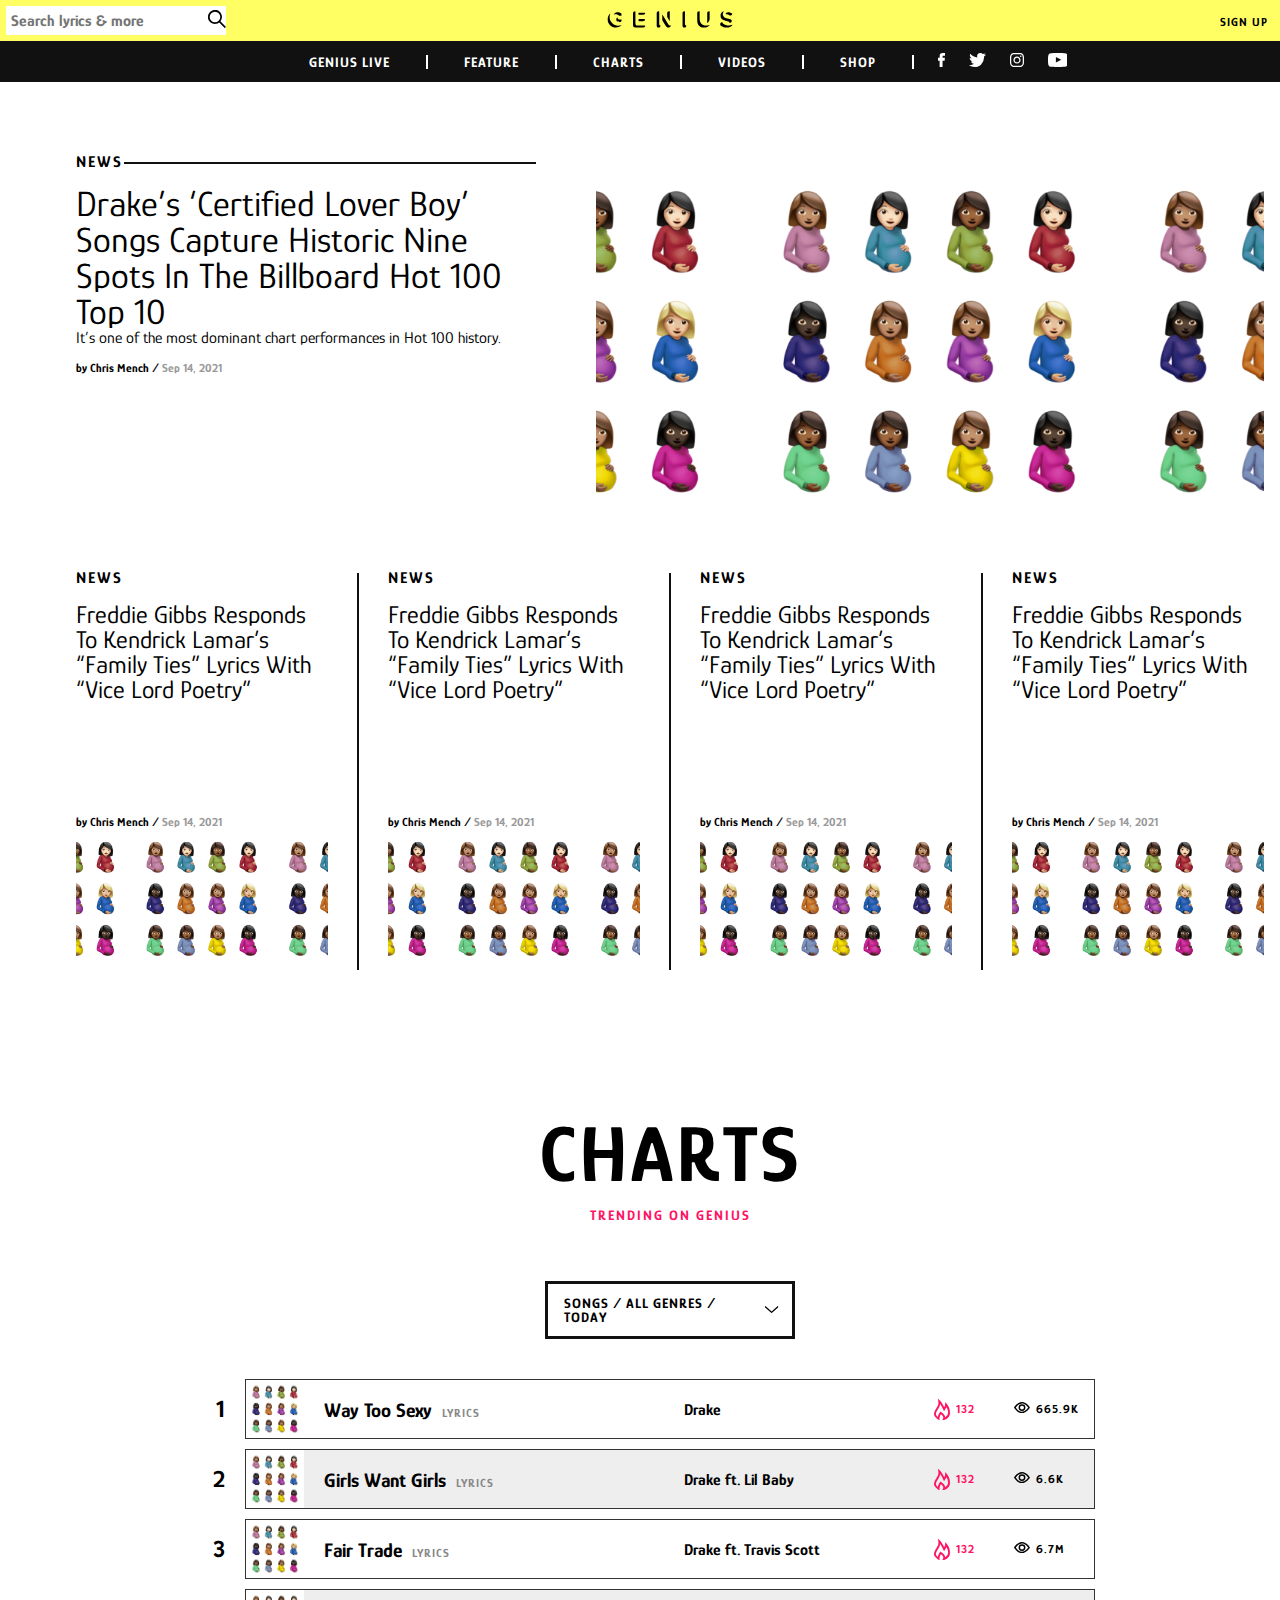
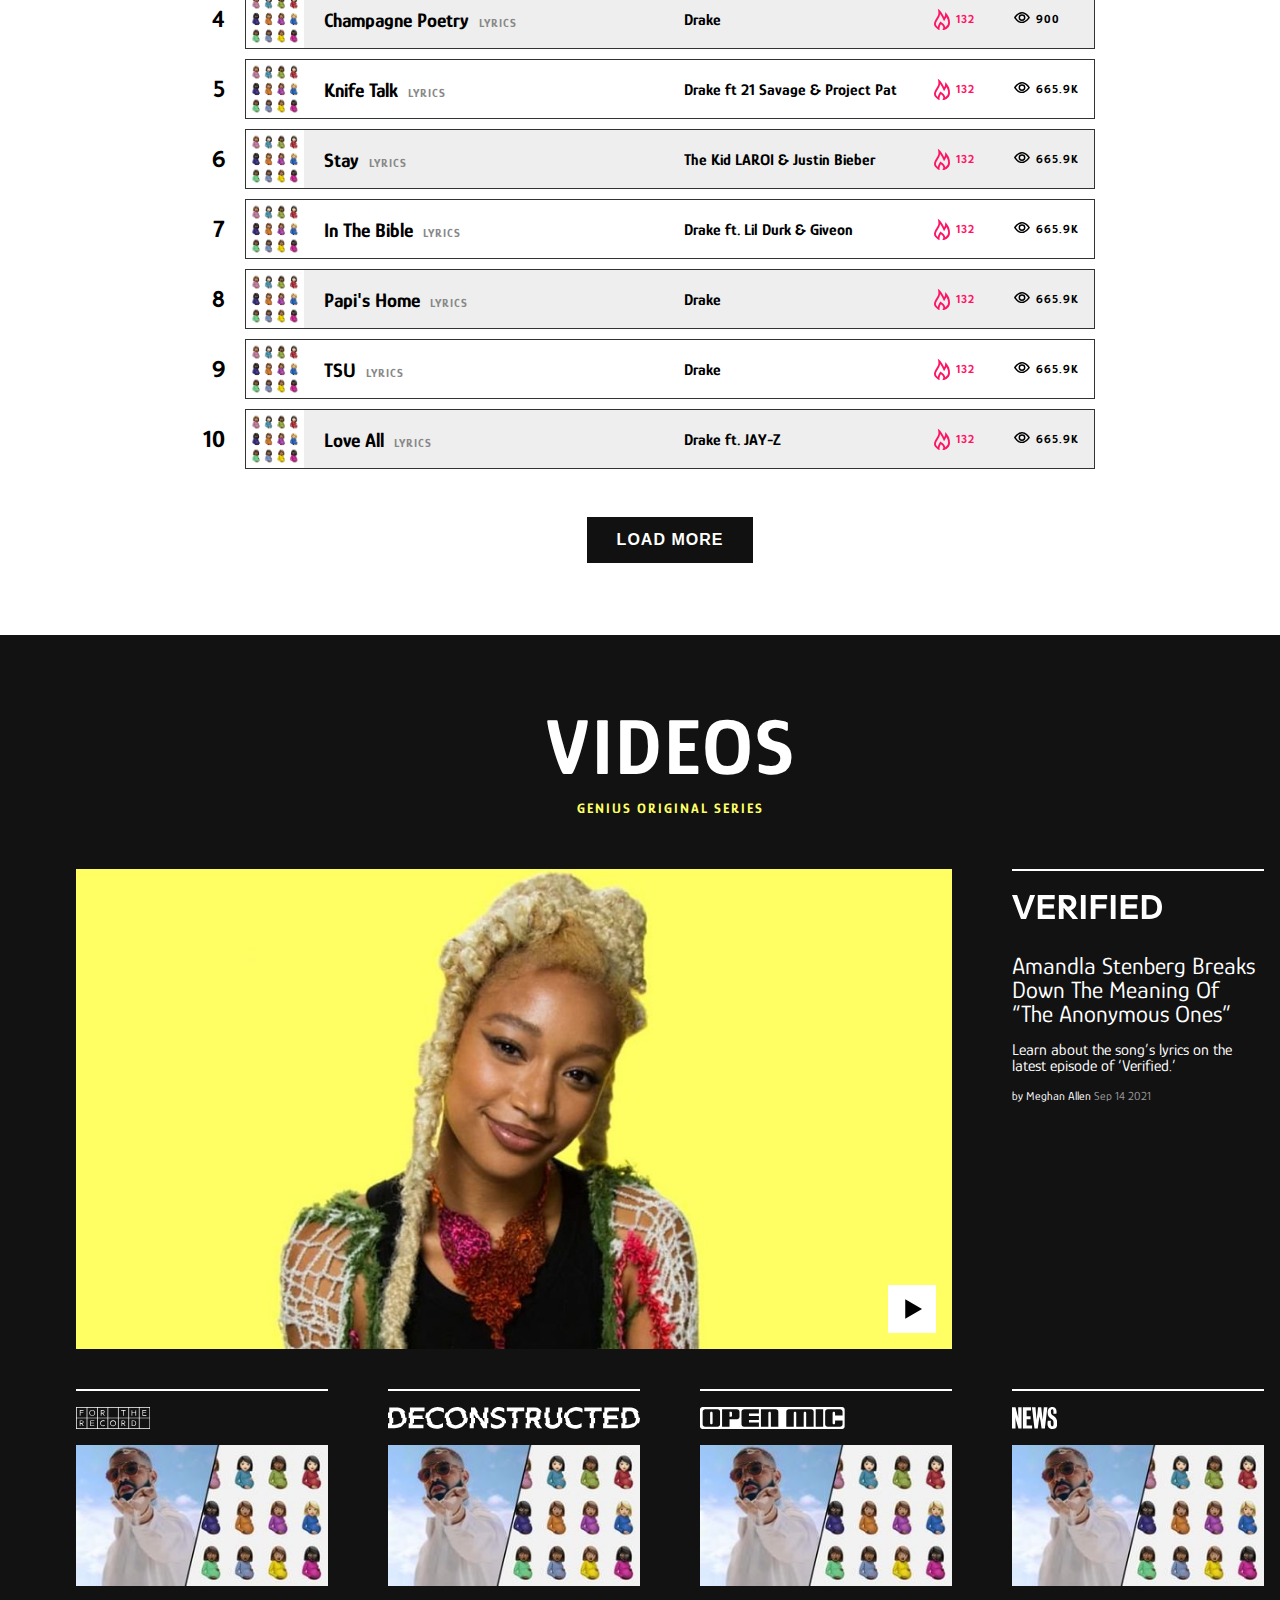
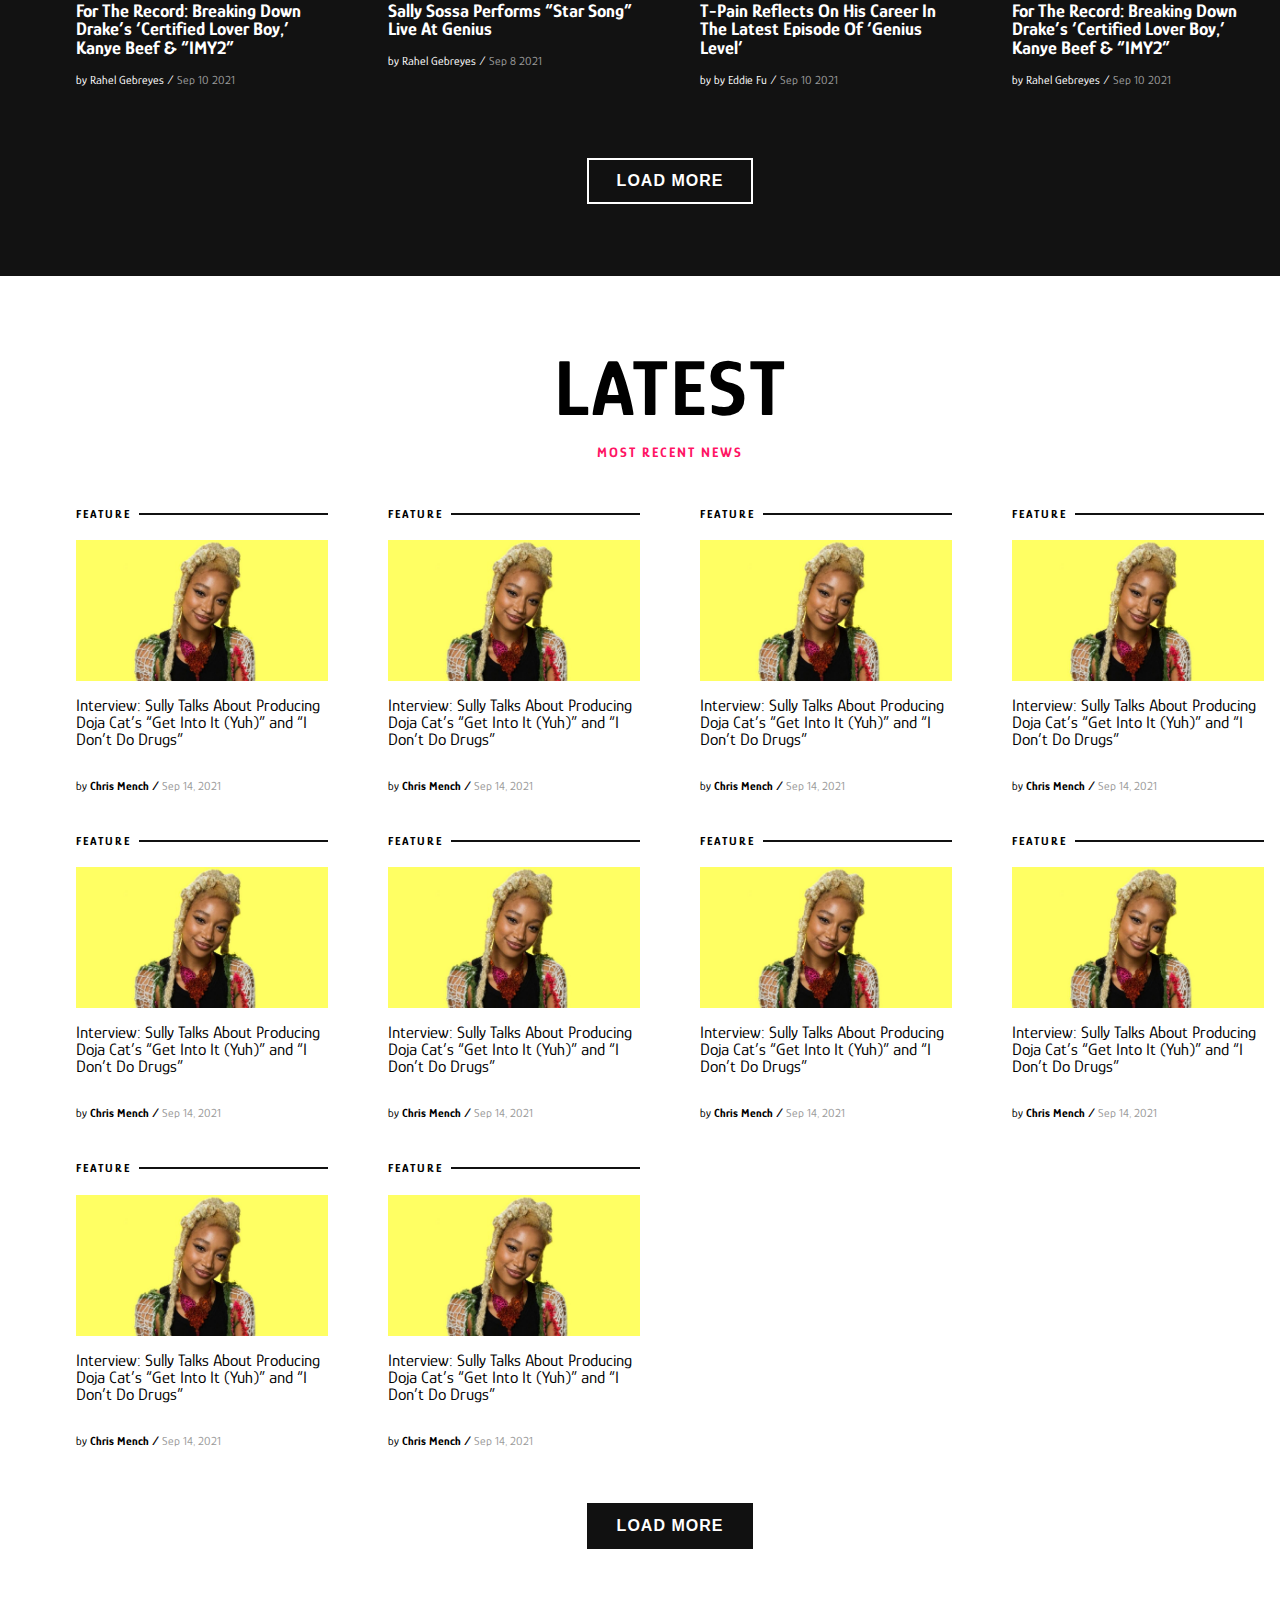
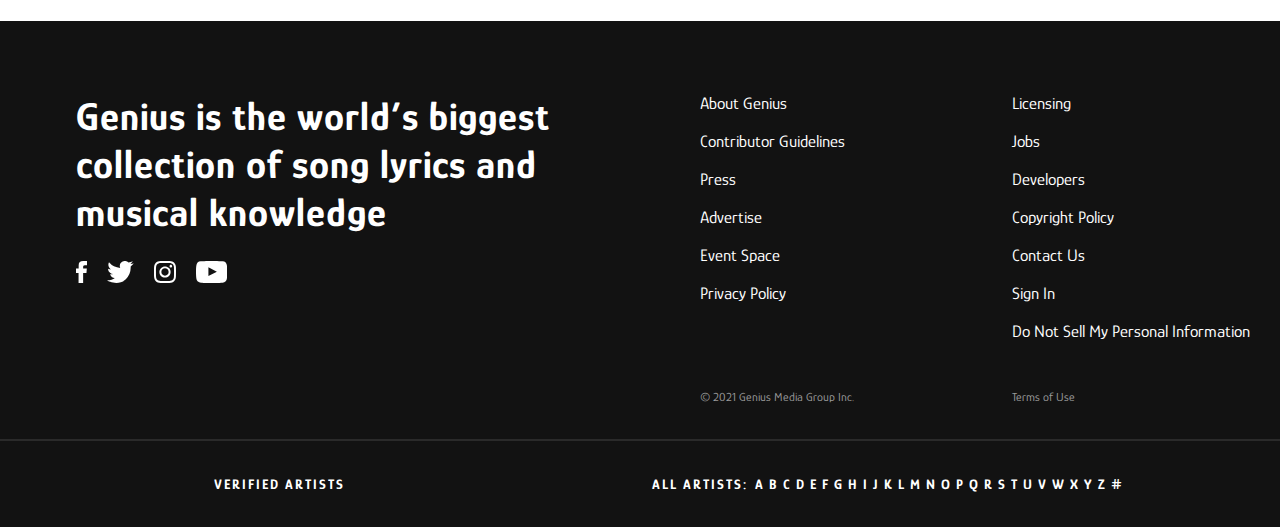
<file: index.html>
<!DOCTYPE html>
<html lang="en">
  <head>
    <meta charset="UTF-8" />
    <meta http-equiv="X-UA-Compatible" content="IE=edge" />
    <meta name="viewport" content="width=device-width, initial-scale=1.0" />
    <link
      rel="stylesheet"
      href="https://cdnjs.cloudflare.com/ajax/libs/font-awesome/5.15.4/css/all.min.css"
      integrity="sha512-1ycn6IcaQQ40/MKBW2W4Rhis/DbILU74C1vSrLJxCq57o941Ym01SwNsOMqvEBFlcgUa6xLiPY/NS5R+E6ztJQ=="
      crossorigin="anonymous"
      referrerpolicy="no-referrer"
    />
    <link rel="stylesheet" href="assets/css/style.css" />
    <title>Genius</title>
    <script src="assets/script.js" type="module" defer></script>
    <script src="assets/js/filter.js" type="module" defer></script>
  </head>
  <body>
    <div class="header" id="header">
      <div class="upper">
        <div class="search">
          <input
            type="search"
            placeholder="Search lyrics & more"
            name="search-lyrics"
            id="search-lyrics"
          />
          <div class="icon">
            <svg viewBox="0 0 21.48 21.59">
              <path
                d="M21.48 20.18L14.8 13.5a8.38 8.38 0 1 0-1.43 1.4l6.69 6.69zM2 8.31a6.32 6.32 0 1 1 6.32 6.32A6.32 6.32 0 0 1 2 8.31z"
              ></path>
            </svg>
          </div>
        </div>
        <div class="logo">
          <a href="#" class="home-page-link">
            <svg viewBox="0 0 100 15">
              <path
                d="M11.7 2.9s0-.1 0 0c-.8-.8-1.7-1.2-2.8-1.2-1.1 0-2.1.4-2.8 1.1-.2.2-.3.4-.5.6v.1c0 .1.1.1.1.1.4-.2.9-.3 1.4-.3 1.1 0 2.2.5 2.9 1.2h1.6c.1 0 .1-.1.1-.1V2.9c.1 0 0 0 0 0zm-.1 4.6h-1.5c-.8 0-1.4-.6-1.5-1.4.1 0 0-.1 0-.1-.3 0-.6.2-.8.4v.2c-.6 1.8.1 2.4.9 2.4h1.1c.1 0 .1.1.1.1v.4c0 .1.1.1.1.1.6-.1 1.2-.4 1.7-.8V7.6c.1 0 0-.1-.1-.1z"
              ></path>
              <path
                d="M11.6 11.9s-.1 0 0 0c-.1 0-.1 0 0 0-.1 0-.1 0 0 0-.8.3-1.6.5-2.5.5-3.7 0-6.8-3-6.8-6.8 0-.9.2-1.7.5-2.5 0-.1-.1-.1-.2-.1h-.1C1.4 4.2.8 5.7.8 7.5c0 3.6 2.9 6.4 6.4 6.4 1.7 0 3.3-.7 4.4-1.8V12c.1 0 0-.1 0-.1zm13.7-3.1h3.5c.8 0 1.4-.5 1.4-1.3v-.2c0-.1-.1-.1-.1-.1h-4.8c-.1 0-.1.1-.1.1v1.4c-.1 0 0 .1.1.1zm5.1-6.7h-5.2c-.1 0-.1.1-.1.1v1.4c0 .1.1.1.1.1H29c.8 0 1.4-.5 1.4-1.3v-.2c.1-.1.1-.1 0-.1z"
              ></path>
              <path
                d="M30.4 12.3h-6.1c-1 0-1.6-.6-1.6-1.6V1c0-.1-.1-.1-.1-.1-1.1 0-1.8.7-1.8 1.8V12c0 1.1.7 1.8 1.8 1.8H29c.8 0 1.4-.6 1.4-1.3v-.1c.1 0 .1-.1 0-.1zm12 0c-.6-.1-.9-.6-.9-1.3V1.1s0-.1-.1-.1H41c-.9 0-1.5.6-1.5 1.5v9.9c0 .9.6 1.5 1.5 1.5.8 0 1.4-.6 1.5-1.5 0-.1 0-.1-.1-.1zm8.2 0h-.2c-.9 0-1.4-.4-1.8-1.1l-4.5-7.4-.1-.1c-.1 0-.1.1-.1.1V8l2.8 4.7c.4.6.9 1.2 2 1.2 1 0 1.7-.5 2-1.4 0-.2-.1-.2-.1-.2zm-.9-3.8c.1 0 .1-.1.1-.1V1.1c0-.1 0-.1-.1-.1h-.4c-.9 0-1.5.6-1.5 1.5v3.1l1.7 2.8c.1 0 .1.1.2.1zm13 3.8c-.6-.1-.9-.6-.9-1.2v-10c0-.1 0-.1-.1-.1h-.3c-.9 0-1.5.6-1.5 1.5v9.9c0 .9.6 1.5 1.5 1.5.8 0 1.4-.6 1.5-1.5l-.2-.1zm18.4-.5H81c-.7.3-1.5.5-2.5.5-1.6 0-2.9-.5-3.7-1.4-.9-1-1.4-2.4-1.4-4.2V1c0-.1 0-.1-.1-.1H73c-.9 0-1.5.6-1.5 1.5V8c0 3.7 2 5.9 5.4 5.9 1.9 0 3.4-.7 4.3-1.9v-.1c0-.1 0-.1-.1-.1z"
              ></path>
              <path
                d="M81.2.9h-.3c-.9 0-1.5.6-1.5 1.5v5.7c0 .7-.1 1.3-.3 1.8 0 .1.1.1.1.1 1.4-.3 2.1-1.4 2.1-3.3V1c0-.1-.1-.1-.1-.1zm12.7 7.6l1.4.3c1.5.3 1.6.8 1.6 1.2 0 .1.1.1.1.1 1.1-.1 1.8-.7 1.8-1.5s-.6-1.2-1.9-1.5l-1.4-.3c-3.2-.6-3.8-2.3-3.8-3.6 0-.7.2-1.3.6-1.9v-.2c0-.1-.1-.1-.1-.1-1.5.7-2.3 1.9-2.3 3.4-.1 2.3 1.3 3.7 4 4.1zm5.2 3.2c-.1.1-.1.1 0 0-.9.4-1.8.6-2.8.6-1.6 0-3-.5-4.3-1.4-.3-.3-.5-.6-.5-1 0-.1 0-.1-.1-.1s-.3-.1-.4-.1c-.4 0-.8.2-1.1.6-.2.3-.4.7-.3 1.1.1.4.3.7.6 1 1.4 1 2.8 1.5 4.5 1.5 2 0 3.7-.7 4.5-1.9v-.1c0-.1 0-.2-.1-.2z"
              ></path>
              <path
                d="M94.1 3.2c0 .1.1.1.1.1h.2c1.1 0 1.7.3 2.4.8.3.2.6.3 1 .3s.8-.2 1.1-.6c.2-.3.3-.6.3-.9 0-.1 0-.1-.1-.1-.2 0-.3-.1-.5-.2-.8-.6-1.4-.9-2.6-.9-1.2 0-2 .6-2 1.4.1 0 .1 0 .1.1z"
              ></path>
            </svg>
          </a>
        </div>
        <div class="registration">
          <a href="#" class="register">Sign Up</a
          ><a href="#" class="log-in">Log In</a>
        </div>
      </div>
      <div class="lower">
        <div class="nav-bar">
          <ul class="list">
            <li><a href="#">Genius Live</a></li>
            <li><a href="#">Feature</a></li>
            <li><a href="#chart">Charts</a></li>
            <li><a href="#videos">Videos</a></li>
            <li><a href="#">Shop</a></li>
            <div class="links">
              <a href="https://www.facebook.com/Genius/" class="fb">
                <svg viewBox="0 0 9.95 20">
                  <path
                    d="M8.09 3.81c-1.4 0-1.58.84-1.58 1.67v1.3h3.35L9.49 11h-3v9H2.33v-9H0V6.88h2.42V3.81C2.42 1.3 3.81 0 6.6 0H10v3.81z"
                  ></path>
                </svg>
              </a>
              <a href="https://twitter.com/Genius" class="tw">
                <svg viewBox="0 0 20 16.43">
                  <path
                    d="M20 1.89l-2.3 2.16v.68a12.28 12.28 0 0 1-3.65 8.92c-5 5.13-13.1 1.76-14.05.81 0 0 3.78.14 5.81-1.76A4.15 4.15 0 0 1 2.3 9.86h2S.81 9.05.81 5.81A11 11 0 0 0 3 6.35S-.14 4.05 1.49.95a11.73 11.73 0 0 0 8.37 4.19A3.69 3.69 0 0 1 13.51 0a3.19 3.19 0 0 1 2.57 1.08 12.53 12.53 0 0 0 3.24-.81l-1.75 1.89A10.46 10.46 0 0 0 20 1.89z"
                  ></path>
                </svg>
              </a>
              <a href="https://www.instagram.com/genius/" class="ins">
                <svg viewBox="0 0 20 20">
                  <path
                    d="M10 0c2.724 0 3.062 0 4.125.06.83.017 1.65.175 2.426.467.668.254 1.272.65 1.77 1.162.508.498.902 1.1 1.153 1.768.292.775.45 1.595.467 2.424.06 1.063.06 1.41.06 4.123 0 2.712-.06 3.06-.06 4.123-.017.83-.175 1.648-.467 2.424-.52 1.34-1.58 2.402-2.922 2.92-.776.293-1.596.45-2.425.468-1.063.06-1.41.06-4.125.06-2.714 0-3.062-.06-4.125-.06-.83-.017-1.65-.175-2.426-.467-.668-.254-1.272-.65-1.77-1.162-.508-.498-.902-1.1-1.153-1.768-.292-.775-.45-1.595-.467-2.424C0 13.055 0 12.708 0 9.995c0-2.712 0-3.04.06-4.123.017-.83.175-1.648.467-2.424.25-.667.645-1.27 1.153-1.77.5-.507 1.103-.9 1.77-1.15C4.225.234 5.045.077 5.874.06 6.958 0 7.285 0 10 0zm0 1.798h.01c-2.674 0-2.992.06-4.046.06-.626.02-1.245.15-1.83.377-.434.16-.828.414-1.152.746-.337.31-.602.69-.775 1.113-.222.595-.34 1.224-.348 1.858-.06 1.064-.06 1.372-.06 4.045s.06 2.99.06 4.044c.007.633.125 1.262.347 1.857.17.434.434.824.775 1.142.31.33.692.587 1.113.754.596.222 1.224.34 1.86.348 1.063.06 1.37.06 4.045.06 2.674 0 2.992-.06 4.046-.06.635-.008 1.263-.126 1.86-.348.87-.336 1.56-1.025 1.897-1.897.217-.593.332-1.218.338-1.848.06-1.064.06-1.372.06-4.045s-.06-2.99-.06-4.044c-.01-.623-.128-1.24-.347-1.827-.16-.435-.414-.83-.745-1.152-.318-.34-.71-.605-1.143-.774-.596-.222-1.224-.34-1.86-.348-1.063-.06-1.37-.06-4.045-.06zm0 3.1c1.355 0 2.655.538 3.613 1.496.958.958 1.496 2.257 1.496 3.61 0 2.82-2.288 5.108-5.11 5.108-2.822 0-5.11-2.287-5.11-5.107 0-2.82 2.288-5.107 5.11-5.107zm0 8.415c.878 0 1.72-.348 2.34-.97.62-.62.97-1.46.97-2.338 0-1.827-1.482-3.31-3.31-3.31s-3.31 1.483-3.31 3.31 1.482 3.308 3.31 3.308zm6.51-8.633c0 .658-.533 1.192-1.192 1.192-.66 0-1.193-.534-1.193-1.192 0-.66.534-1.193 1.193-1.193.316 0 .62.126.844.35.223.223.35.526.35.843z"
                  ></path>
                </svg>
              </a>
              <a href="https://www.youtube.com/genius" class="ytb">
                <svg viewBox="0 0 20.01 14.07">
                  <path
                    d="M19.81 3A4.32 4.32 0 0 0 19 1a2.86 2.86 0 0 0-2-.8C14.21 0 10 0 10 0S5.8 0 3 .2A2.87 2.87 0 0 0 1 1a4.32 4.32 0 0 0-.8 2S0 4.51 0 6.06V8a30 30 0 0 0 .2 3 4.33 4.33 0 0 0 .8 2 3.39 3.39 0 0 0 2.2.85c1.46.14 5.9.19 6.68.2h.4c1 0 4.35 0 6.72-.21a2.87 2.87 0 0 0 2-.84 4.32 4.32 0 0 0 .8-2 30.31 30.31 0 0 0 .2-3.21V6.28A30.31 30.31 0 0 0 19.81 3zM7.94 9.63V4l5.41 2.82z"
                  ></path>
                </svg>
              </a>
            </div>
          </ul>
        </div>
      </div>
    </div>
    <section class="main">
      <!-- NEWS SECTION-->
      <div class="news" id="news">
        <div class="big text">
          <a href="#">
            <div class="news-title-text">
              <span>NEWS</span>
              <span class="line"></span>
            </div>
            <div class="news-title">
              <p>
                Drake’s ‘Certified Lover Boy’ Songs Capture Historic Nine Spots
                In The Billboard Hot 100 Top 10
              </p>
              <p class="additional">
                It’s one of the most dominant chart performances in Hot 100
                history.
              </p>
              <div class="posted-by">
                <span>by</span>&nbsp;<span class="name">Chris Mench / </span
                ><span class="date">Sep 14, 2021</span>
              </div>
            </div>
          </a>
        </div>

        <div class="big image">
          <a href="#">
            <div class="image"></div>
          </a>
        </div>

        <div class="normal">
          <a href="#">
            <div>
              <div class="news-title-text">
                <span>NEWS</span>
                <span class="line"></span>
              </div>
              <div class="news-title">
                <p>
                  Freddie Gibbs Responds To Kendrick Lamar’s “Family Ties”
                  Lyrics With “Vice Lord Poetry”
                </p>
              </div>
            </div>

            <div>
              <div class="posted-by">
                <span>by</span>&nbsp;<span class="name">Chris Mench / </span
                ><span class="date">Sep 14, 2021</span>
              </div>
              <div class="image"></div>
            </div>
          </a>
        </div>
        <div class="normal">
          <a href="#">
            <div>
              <div class="news-title-text">
                <span>NEWS</span>
                <span class="line"></span>
              </div>
              <div class="news-title">
                <p>
                  Freddie Gibbs Responds To Kendrick Lamar’s “Family Ties”
                  Lyrics With “Vice Lord Poetry”
                </p>
              </div>
            </div>

            <div>
              <div class="posted-by">
                <span>by</span>&nbsp;<span class="name">Chris Mench / </span
                ><span class="date">Sep 14, 2021</span>
              </div>
              <div class="image"></div>
            </div>
          </a>
        </div>
        <div class="normal">
          <a href="#">
            <div>
              <div class="news-title-text">
                <span>NEWS</span>
                <span class="line"></span>
              </div>
              <div class="news-title">
                <p>
                  Freddie Gibbs Responds To Kendrick Lamar’s “Family Ties”
                  Lyrics With “Vice Lord Poetry”
                </p>
              </div>
            </div>

            <div>
              <div class="posted-by">
                <span>by</span>&nbsp;<span class="name">Chris Mench / </span
                ><span class="date">Sep 14, 2021</span>
              </div>
              <div class="image"></div>
            </div>
          </a>
        </div>
        <div class="normal">
          <a href="#">
            <div>
              <div class="news-title-text">
                <span>NEWS</span>
                <span class="line"></span>
              </div>
              <div class="news-title">
                <p>
                  Freddie Gibbs Responds To Kendrick Lamar’s “Family Ties”
                  Lyrics With “Vice Lord Poetry”
                </p>
              </div>
            </div>

            <div>
              <div class="posted-by">
                <span>by</span>&nbsp;<span class="name">Chris Mench / </span
                ><span class="date">Sep 14, 2021</span>
              </div>
              <div class="image"></div>
            </div>
          </a>
        </div>
      </div>
      <!-- CHART SECTION-->
      <div class="chart" id="chart">
        <h1 class="big-title">CHARTS</h1>
        <p class="small-title">Trending on Genius</p>
        <div class="filter-container">
          <div class="filter">
            <div class="title-header">
              <div class="header">
                <p>SONGS / ALL GENRES / TODAY</p>
                <div class="icon">
                  <svg viewBox="0 0 21.32 10.91" fill="black">
                    <path
                      d="M10.66 10.91L0 1.5 1.32 0l9.34 8.24L20 0l1.32 1.5-10.66 9.41"
                    ></path>
                  </svg>
                </div>
              </div>
            </div>
            <div class="table hidden">
              <table>
                <tbody>
                  <tr>
                    <th>TYPE</th>
                    <th>GENRE</th>
                    <th>TIME</th>
                  </tr>
                  <tr>
                    <td class="type active">Songs</td>
                    <td class="genre all">All</td>
                    <td class="time">Day</td>
                  </tr>
                  <tr>
                    <td class="type">Albums</td>
                    <td class="genre active">Rap</td>
                    <td class="time">Week</td>
                  </tr>
                  <tr>
                    <td class="type">Artists</td>
                    <td class="genre">Pop</td>
                    <td class="time active">Month</td>
                  </tr>
                  <tr>
                    <td class="type">Lyrics</td>
                    <td class="genre">R&B</td>
                    <td class="time all">All Time</td>
                  </tr>
                  <tr>
                    <td class="type"></td>
                    <td class="genre">Rock</td>
                    <td class="time"></td>
                  </tr>
                  <tr>
                    <td class="type"></td>
                    <td class="genre">Country</td>
                    <td class="time"></td>
                  </tr>
                </tbody>
              </table>
            </div>
          </div>
        </div>
        <div class="main">
          <ul class="list"></ul>
          <div class="btn">
            <button class="more-btn">LOAD MORE</button>
          </div>
        </div>
      </div>
      <!-- VIDEOS SECTION-->
      <div class="videos" id="videos">
        <div class="grid content">
          <div class="title">
            <h1 class="big-title">VIDEOS</h1>
            <h3 class="small-title">GENIUS ORIGINAL SERIES</h3>
          </div>
          <div class="big">
            <div
              class="video"
              style="background-image: url(assets/img/image2.jpg)"
            >
              <div class="play-icon">
                <a href="#">
                  <svg viewBox="0 0 22 22">
                    <path fill="#fff" d="M22 0H0v22h22V0z"></path>
                    <path class="st0" d="M15.6 11L7.9 6.5v9"></path>
                  </svg>
                </a>
              </div>
            </div>
            <div class="title">
              <a href="#">
                <svg viewBox="0 0 500 80">
                  <path
                    d="M60.133 0h16.91L46.795 79.78h-16.79L0 0h17.147l16.91 48.82c1.308 4.168 3.69 10.718 4.643 14.647h.237c.953-3.81 3.216-10.36 4.764-14.646L60.135 0zm82.163 0v13.812H101.69V30.84h37.867v13.813H101.69v21.315h41.2V79.78H85.855V0h56.442zm29.77 79.78h-15.838V0h31.198c18.933 0 27.03 12.86 27.03 25.72 0 12.384-6.906 21.553-18.337 24.292l23.336 28.577v1.19h-17.504l-29.888-36.914V79.78zm0-56.68l14.407 15.838c7.026-.596 12.146-5.478 12.146-13.218 0-6.668-4.17-11.907-13.338-11.907h-13.218V23.1zm57.514 56.68V0h15.837v79.78H229.58zM317.22 0v13.812H278.4V30.96h35.96v13.693H278.4V79.78h-15.836V0h54.655zm12.145 79.78V0h15.837v79.78h-15.837zM418.79 0v13.812h-40.605V30.84h37.867v13.813h-37.867v21.315h41.2V79.78H362.35V0h56.44zm39.296 0C488.57 0 500 19.17 500 40.128c0 25.602-14.646 39.653-41.795 39.653h-25.482V0h25.363zm-9.884 13.813v52.155h10.48c16.312 0 25.48-6.788 25.48-25.84 0-18.576-9.882-26.315-25.48-26.315H448.2z"
                  ></path>
                </svg>
              </a>
              <a href="#">
                <p>
                  Amandla Stenberg Breaks Down The Meaning Of “The Anonymous
                  Ones”
                </p>
                <p>
                  Learn about the song’s lyrics on the latest episode of
                  ‘Verified.’
                </p>
                <p>
                  <span>by</span>&nbsp;<span class="posted-by"
                    >Meghan Allen</span
                  >&nbsp;<span class="date">Sep 14 2021</span>
                </p>
              </a>
            </div>
          </div>
          <div class="article">
            <a href="#" class="top">
              <svg viewBox="0 0 72.89 21.61">
                <path
                  d="M0 0v21.61h72.89V0H0zm72.17 10.45h-9.72V.72h9.72v9.73zm-30.97 0h-9.53V.72h9.53v9.73zm.72-9.73h9.55v9.73h-9.55V.72zm-10.97 9.73h-9.53V.72h9.53v9.73zm-10.25 0h-9.54V.72h9.54v9.73zm0 .71v9.73h-9.54v-9.73h9.54zm.72 0h9.53v9.73h-9.53v-9.73zm10.25 0h9.53v9.73h-9.53v-9.73zm10.25 0h9.55v9.73h-9.55v-9.73zm10.26 0h9.56v9.73h-9.56v-9.73zm0-.71V.72h9.56v9.73h-9.56zM10.45.72v9.73H.72V.72h9.73zM.72 11.16h9.73v9.73H.72v-9.73zm61.74 9.73v-9.73h9.72v9.73h-9.72z"
                ></path>
                <path
                  d="M7.43 3.06v.61H4.38v1.67h2.88v.61H4.38v2.61h-.66v-5.5h3.71zm5.62 2.73c0-1.62 1.28-2.88 2.89-2.88s2.89 1.26 2.89 2.88c0 1.66-1.28 2.9-2.89 2.9s-2.89-1.24-2.89-2.9zm5.13 0c0-1.25-.98-2.27-2.24-2.27-1.27 0-2.24 1.02-2.24 2.27s.97 2.29 2.24 2.29c1.27 0 2.24-1.03 2.24-2.29zm10.1 2.71v.04h-.75l-1.59-2.23h-.93v2.23h-.66V3.06h1.97c1.12 0 1.75.69 1.75 1.65 0 .89-.6 1.51-1.41 1.6l1.62 2.19zm-2.05-2.79c.84 0 1.2-.34 1.2-1 0-.65-.35-1.04-1.15-1.04h-1.26v2.04h1.21zm20 2.83V3.66h-1.91v-.6h4.47v.61h-1.9v4.88h-.66zm12.16.08V6h-3.12v2.62h-.66V3.13h.66v2.26h3.12V3.13h.66v5.49h-.66zm10.69-5.56v.61h-3.17v1.67h3v.61h-3v2h3.21v.61h-3.86v-5.5h3.82zM7.61 18.61v.04h-.75l-1.59-2.23h-.93v2.23h-.65v-5.49h1.97c1.12 0 1.75.69 1.75 1.65 0 .89-.6 1.51-1.41 1.6l1.61 2.2zm-2.05-2.79c.84 0 1.2-.34 1.2-1 0-.65-.35-1.04-1.15-1.04H4.34v2.04h1.22zm12.37-2.65v.61h-3.17v1.67h3v.61h-3v2h3.21v.61H14.1v-5.49h3.83zm10.31 4.56h.04v.65c-.29.19-.86.43-1.61.43-1.66 0-2.89-1.22-2.89-2.89 0-1.66 1.22-2.89 2.88-2.89.53 0 1.12.13 1.58.42v.65h-.04c-.27-.2-.85-.45-1.53-.45-1.29 0-2.24.97-2.24 2.28s.95 2.28 2.24 2.28c.73-.02 1.27-.25 1.57-.48zm5.29-1.83c0-1.62 1.28-2.88 2.89-2.88s2.89 1.26 2.89 2.88c0 1.66-1.28 2.9-2.89 2.9s-2.89-1.24-2.89-2.9zm5.13 0c0-1.24-.97-2.27-2.24-2.27-1.27 0-2.24 1.02-2.24 2.27s.97 2.29 2.24 2.29c1.26 0 2.24-1.03 2.24-2.29zm9.99 2.71v.04h-.75l-1.59-2.23h-.93v2.23h-.66v-5.49h1.97c1.12 0 1.75.69 1.75 1.65 0 .89-.6 1.51-1.41 1.6l1.62 2.2zm-2.05-2.79c.84 0 1.2-.34 1.2-1 0-.65-.35-1.04-1.15-1.04h-1.26v2.04h1.21zm9.69-2.65c1.98 0 2.83 1.2 2.83 2.77 0 1.53-.81 2.72-2.86 2.72H54.7v-5.49h1.59zm-.94.6v4.28h.92c1.5 0 2.19-.82 2.19-2.11 0-1.38-.67-2.16-2.22-2.16h-.89z"
                ></path>
              </svg>
            </a>
            <a href="#" class="main-content">
              <div
                class="image"
                style="background-image: url(assets/img/image3.jpg)"
              ></div>
              <div class="title">
                <h3>
                  For The Record: Breaking Down Drake’s ‘Certified Lover Boy,’
                  Kanye Beef & “IMY2”
                </h3>
                <p>
                  <span>by</span>&nbsp;<span class="posted-by"
                    >Rahel Gebreyes</span
                  >&nbsp;/<span class="date"> Sep 10 2021</span>
                </p>
              </div>
            </a>
          </div>
          <div class="article">
            <a href="#" class="top">
              <svg viewBox="0 0 402 35">
                <path
                  d="M345.13 8.67h-2v8.67h2v8.64h-2v7.846h23.565V28.12h-17.02v-2.13h2v-6.667h15.643V17.31h-2v-3.695h-15.644V8.68h2V6.592h16.775V.885h-23.32V8.67zm-21.35 0h-2v8.67h2v8.64h-2v7.846h6.544V25.99h2v-8.68h-2V8.68h2V6.592h10.626V.885h-27.795v5.707h10.626V8.67zm-38.954 0h-2.03c-1.367 2.517-2.134 5.46-2.142 8.67h2c.004 3.2.74 6.133 2.083 8.64h-2.016c2.836 5.32 8.39 8.73 15.45 8.73 4.72 0 8.362-1.18 10.723-2.9v-5.83h-.976c-2.373 1.93-5.59 2.877-9.453 2.877-2.672 0-5.4-1.006-7.504-2.867h2.033c-2.253-1.977-3.796-4.93-3.796-8.674v-.006h-2c.02-3.485 1.456-6.535 3.72-8.63h2.06c1.994-1.8 4.62-2.875 7.486-2.875 3.29 0 6.493 1.103 8.824 2.875h1.015V2.902C308.137 1.328 304.35 0 300.168 0c-6.797 0-12.42 3.384-15.342 8.67zm-8.845.01v8.59h2v4.916c0 1.366-.15 2.66-.44 3.804h-2.003c-1.474 5.805-6.47 8.72-12.838 8.72-6.414 0-11.35-2.92-12.8-8.73h2c-.285-1.14-.434-2.432-.434-3.794V17.34h-2V8.67h2V.885h6.543V8.68h-2v8.59h2v4.572c0 1.68.337 3.09.973 4.148h-1.994c1.095 1.817 3.07 2.72 5.71 2.72 2.645 0 4.64-.906 5.75-2.73h2.006c.64-1.058.983-2.463.983-4.138V17.34h-2V8.67h2V.885h6.542V8.68h-2zm-75.824-.01h-2v8.67h2v8.64h-2v7.846h6.543V25.99h2v-8.68h-2V8.68h2V6.592h10.625V.885H189.53v5.707h10.625V8.67zm-34.667 0h-2.004c-.008.143-.012.287-.012.43 0 4.21 2.062 6.655 4.794 8.24h2.123c.84.47 1.74.865 2.66 1.205l4.23 1.526c3 1.133 4.477 2.215 4.477 4.577 0 .455-.078.906-.243 1.334h-1.99c-.608 1.623-2.457 2.927-6.014 2.927-2.996 0-6.818-1.286-8.758-2.926h-.69v6.125c2.756 1.722 6.348 2.607 10.037 2.607 6.973 0 11.396-3.62 12.1-8.72h1.995c.07-.485.103-.982.103-1.492 0-3.16-.977-5.442-2.99-7.188h-2.082c-1.203-1.03-2.766-1.873-4.7-2.603l-4.33-1.638c-3-1.042-4.182-1.836-4.182-4.02 0-.125.01-.248.027-.37h2.01c.274-1.62 2.142-2.875 5.18-2.875 3.197 0 6.2 1.18 7.772 2.558h.492v-6.15C183.97 1.182 180.92 0 177.18 0c-7.032 0-11.403 4.132-11.692 8.67zm-7.378.01v8.63h2v8.68h-2v7.836h-6.345l-5.23-7.846h2.02l-5.76-8.64h-2.047l-.593-.897c-1.328-2.034-2.755-4.465-3.394-5.507h-.05c.05 1.22.098 3.972.1 6.374h2v8.68h-2v7.836h-6.445V25.98h2v-8.64h-2V8.67h2V.885h6.346l5.075 7.795h-1.966l5.57 8.63h2.046l.836 1.285c1.77 2.755 2.706 4.33 3.444 5.46h.05c-.05-1.23-.1-4.034-.1-6.444v-.27h-2V8.67h2V.885h6.445V8.68h-2zm63.396-.01V.885h12.938c6.067 0 9.743 3.348 10.8 7.795h-1.988c.203.88.306 1.804.306 2.752 0 2.245-.513 4.222-1.467 5.838h1.958c-1.22 2.01-3.143 3.447-5.625 4.13l3.517 4.59h-1.992l5.675 7.344v.492h-7.133l-5.852-7.846h1.993l-2.947-3.99h-3.64v4h-2v7.836h-6.543V25.98h2v-8.64h-2V8.67h2zm4.542.01v8.01h5.61c3.787 0 5.36-2.28 5.36-5.258 0-1.045-.248-1.988-.75-2.762h1.965c-.865-1.28-2.448-2.078-4.773-2.078h-5.412V8.68h-2zM63.7 8.67C66.62 3.384 72.24 0 79.037 0c4.182 0 7.97 1.328 10.135 2.902V8.68h-1.015c-2.33-1.772-5.535-2.875-8.824-2.875-2.867 0-5.492 1.074-7.486 2.875h-2.06c-2.264 2.095-3.7 5.145-3.72 8.63h2v.006c0 3.744 1.543 6.697 3.796 8.674H69.83c2.103 1.86 4.832 2.867 7.504 2.867 3.862 0 7.08-.946 9.453-2.877h.976v5.83c-2.36 1.72-6.002 2.9-10.725 2.9-7.056 0-12.612-3.41-15.446-8.73h2.016c-1.342-2.507-2.08-5.44-2.083-8.64h-2c.008-3.21.775-6.153 2.143-8.67h2.03zm-28.738 0V.885H58.28v5.707H41.503V8.68h-2v4.935h15.644v3.695h2v1.973H41.503v6.707h-2v2.13h17.02v5.706H32.96V25.98h2v-8.64h-2V8.67h2zm65.434.01c-2.2 2.126-3.5 5.206-3.53 8.59h2v.046c0 3.417 1.36 6.555 3.62 8.674H94.44h6.045c1.904 1.786 4.447 2.877 7.35 2.877 2.902 0 5.444-1.09 7.35-2.877h2.01c2.247-2.114 3.603-5.238 3.61-8.64h-2c-.012-3.417-1.32-6.53-3.54-8.67h7.94c1.358 2.5 2.124 5.417 2.142 8.6h2v.046c0 3.197-.756 6.168-2.117 8.674h-2.006c-2.892 5.315-8.505 8.72-15.39 8.72-6.89 0-12.505-3.41-15.395-8.73h2c-1.36-2.5-2.116-5.462-2.12-8.65h-2c.007-3.21.775-6.153 2.143-8.67h2.03c2.92-5.286 8.544-8.67 15.34-8.67 6.8 0 12.426 3.388 15.347 8.68h-7.962c-1.888-1.784-4.427-2.875-7.384-2.875-2.957 0-5.496 1.09-7.384 2.875h-2.056zm-72.6 8.59h2v.144c0 3.33-.598 6.225-1.77 8.576H26.02c-2.552 5.113-7.81 7.836-15.492 7.836H0V25.98h2v-8.64H0V8.67h2V.885h10.478c8.028 0 12.858 3.22 15.304 7.795h-1.97c1.34 2.553 1.954 5.522 1.982 8.59zm-7.937-8.6c-1.79-1.425-4.22-2.078-7.134-2.078h-4.33V8.68h-2v8.59h2v8.72h-2v2.13h4.33c3.2 0 5.736-.633 7.515-2.14h2.01c1.963-1.668 3.003-4.44 3.003-8.566v-.074h-2c-.028-4.12-1.226-6.943-3.33-8.67h1.935zm378.153.01c1.345 2.556 1.962 5.528 1.99 8.6h2v.144c0 3.33-.6 6.225-1.77 8.576h-2.005c-2.552 5.113-7.81 7.836-15.492 7.836h-10.528V25.99h2v-8.64h-2V8.68h6.395v8.6h2V26h-2v2.13h4.33c3.2 0 5.735-.633 7.514-2.14h2.012c1.96-1.668 3-4.44 3-8.566v-.074h-2c-.028-4.12-1.226-6.943-3.33-8.67h9.862C397.54 4.104 392.71.885 384.684.885h-10.48V8.68h6.396V6.592h4.33c2.92 0 5.354.656 7.144 2.088h5.937z"
                ></path>
              </svg>
            </a>
            <a href="#" class="main-content">
              <div
                class="image"
                style="background-image: url(assets/img/image3.jpg)"
              ></div>
              <div class="title">
                <h3>Sally Sossa Performs “Star Song” Live At Genius</h3>
                <p>
                  <span>by</span>&nbsp;<span class="posted-by"
                    >Rahel Gebreyes</span
                  >&nbsp;/<span class="date"> Sep 8 2021</span>
                </p>
              </div>
            </a>
          </div>
          <div class="article">
            <a href="#" class="top">
              <svg viewBox="0 0 1200 182.5">
                <path
                  d="M94.2 39.6c-6 0-10.3 4.5-10.3 10.5v82.1c0 6 4.3 10.5 10.3 10.5s10.3-4.5 10.3-10.5V50.1c0-6-4.3-10.5-10.3-10.5zm161.1 0H245v41.3h10.3c6 0 10.3-4.5 10.3-10.5V50.1c.1-6-4.3-10.5-10.3-10.5z"
                ></path>
                <path
                  d="M1179.1 0H20.9C9.4 0 0 9.4 0 20.9v140.6c0 11.6 9.4 20.9 20.9 20.9H1179c11.6 0 20.9-9.4 20.9-20.9V20.9c.1-11.5-9.3-20.9-20.8-20.9zM166.4 142.4c0 12.2-8.9 21-21 21H43c-12.2 0-21-8.9-21-21V40c0-12.2 8.9-21 21-21h102.3c12.2 0 21 8.9 21 21v102.4zm161.2-61.9c0 12.2-8.9 21-21 21H245v61.9h-61.9V19h123.4c12.2 0 21 8.9 21 21v40.5zm161-26.4h-82.5v21h82.5v32.2h-82.5v21.5l82.5-.4v35.1H365.2c-12.2 0-21-8.9-21-21V40c0-12.2 8.9-21 21-21h123.4v35.1zm161.1 109.3h-61.9V50.1c0-6-4.3-10.5-10.3-10.5s-10.3 4.5-10.3 10.5v113.3h-61.9V19h123.4c12.2 0 21 8.9 21 21v123.4zm293.1 0h-61.9V50.1c0-6-4.3-10.5-10.3-10.5s-10.3 4.5-10.3 10.5v113.3h-61.9V50.1c0-6-4.3-10.5-10.3-10.5s-10.3 4.5-10.3 10.5v113.3h-61.9V40c0-12.2 8.9-21 21-21h184.9c12.2 0 21 8.9 21 21v123.4zm78.9 0h-61.9V19h61.9v144.4zm160.8-92.8h-61.9V50.1c0-6-4.3-10.5-10.3-10.5-6 0-10.3 4.5-10.3 10.5v82.1c0 6 4.3 10.5 10.3 10.5 6 0 10.3-4.5 10.3-10.5v-20.4h61.9v30.5c0 12.2-8.9 21-21 21h-102.3c-12.2 0-21-8.9-21-21V40c0-12.2 8.9-21 21-21h102.3c12.2 0 21 8.9 21 21v30.6z"
                ></path>
              </svg>
            </a>
            <a href="#" class="main-content">
              <div
                class="image"
                style="background-image: url(assets/img/image3.jpg)"
              ></div>
              <div class="title">
                <h3>
                  T-Pain Reflects On His Career In The Latest Episode Of ‘Genius
                  Level’
                </h3>
                <p>
                  <span>by</span>&nbsp;<span class="posted-by">by Eddie Fu</span
                  >&nbsp;/<span class="date"> Sep 10 2021</span>
                </p>
              </div>
            </a>
          </div>
          <div class="article">
            <a href="#" class="top">
              <svg viewBox="0 0 660 321">
                <path
                  d="m94.3 315.3s-27.9-95.8-33.6-114.9c-4.4-14.6-8.1-31.5-12.1-54.6 2.4 41.7 2.8 53.8 2.8 90.2v79.3h-51.4v-310.6h51s23.5 88.6 29.5 110.4c5.3 19.8 9.3 36 11.7 49.3-1.6-30.3-2-67.9-2-99.1 0-23.9 0-60.7 0-60.7h49.8v310.6h-45.7zm64.7 0v-310.6h119.1v46.5h-64.5v84.1h57.6v43.3h-57.6v90.2h79.8v46.5zm488.3-215.9v.2h-43.7c.6-6.1 2-22.5 2-29.7 0-26.7-6.5-35.5-17.4-35.5-12.5 0-21 11.6-21 35.3 0 33 16.5 45.9 29.6 53.9 4.6 2.8 11.7 7.5 15.9 10 25.6 15.1 47.2 43.8 47.2 99.3 0 56.7-12 87.2-70.1 87.2-39.5 0-72-19.7-72-80 0-7.4 2.5-30.3 4.7-40.1h45.9c-1.4 8.6-2.7 30.4-2.7 37.7 0 34.6 11.3 44.6 23 44.6 9 0 18.4-6 18.4-40.2 0-43.4-8.5-53.4-30.2-67-4.7-2.9-11.5-7-14-8.5-29.5-18.2-42.5-47.6-42.5-84.9 0-51.5 24.8-81.6 67.9-81.6 38.3 0 62.6 23.7 62.6 70.3 0 17-3.2 27.8-3.6 29zm-243.6 39.6c-3.6 22.4-12.2 62-15.2 85.3-4.4 35.2-11.7 85.4-12.5 91h-48.1l-36.8-310.6h52.2c.6 6.6 6.1 65.5 9.3 107.6v.1c1.6 21 3.6 69.4 3 74.8 1.2-5.4 10-54.2 12.8-75.2v-.1c5.7-41.2 8.7-80.1 12.4-107.2h46c3.6 27.1 6.7 65.9 12.4 107.2 2.8 21 11.6 69.8 12.8 75.2 0-5.4 1.4-53.8 3-74.8 3.2-42.1 8.7-101 9.3-107.6h52.2l-36.8 310.6h-48.1c-.8-5.6-8.1-55.8-12.5-91-3.1-23.3-11.7-62.8-15.4-85.3z"
                ></path>
              </svg>
            </a>
            <a href="#" class="main-content">
              <div
                class="image"
                style="background-image: url(assets/img/image3.jpg)"
              ></div>
              <div class="title">
                <h3>
                  For The Record: Breaking Down Drake’s ‘Certified Lover Boy,’
                  Kanye Beef & “IMY2”
                </h3>
                <p>
                  <span>by</span>&nbsp;<span class="posted-by"
                    >Rahel Gebreyes</span
                  >&nbsp;/<span class="date"> Sep 10 2021</span>
                </p>
              </div>
            </a>
          </div>
          <div class="btn">
            <button class="more-btn">LOAD MORE</button>
          </div>
        </div>
      </div>
      <!-- LATEST SECTION-->
      <div class="latest">
        <h1 class="big-title">LATEST</h1>
        <h3 class="small-title">MOST RECENT NEWS</h3>
        <div class="grid main-content">
          <div class="article">
            <a href="#">
              <div>
                <h3 class="title">FEATURE</h3>
              </div>
              <div
                class="image"
                style="background-image: url(assets/img/image2.jpg)"
              ></div>
              <p class="para">
                Interview: Sully Talks About Producing Doja Cat’s “Get Into It
                (Yuh)” and “I Don’t Do Drugs”
              </p>
              <div class="posted-by">
                <span>by</span>&nbsp;<span class="name">Chris Mench / </span
                ><span class="date">Sep 14, 2021</span>
              </div>
            </a>
          </div>
        </div>
        <div class="btn">
          <button class="more-btn">LOAD MORE</button>
        </div>
      </div>
    </section>
    <div class="footer">
      <div class="container">
        <div class="big">
          <div class="title">
            <h1>
              Genius is the world’s biggest collection of song lyrics and
              musical knowledge
            </h1>
          </div>
          <div class="social-links">
            <a href="#">
              <svg viewBox="0 0 9.95 20">
                <path
                  d="M8.09 3.81c-1.4 0-1.58.84-1.58 1.67v1.3h3.35L9.49 11h-3v9H2.33v-9H0V6.88h2.42V3.81C2.42 1.3 3.81 0 6.6 0H10v3.81z"
                ></path>
              </svg> </a
            ><a href="#">
              <svg viewBox="0 0 20 16.43">
                <path
                  d="M20 1.89l-2.3 2.16v.68a12.28 12.28 0 0 1-3.65 8.92c-5 5.13-13.1 1.76-14.05.81 0 0 3.78.14 5.81-1.76A4.15 4.15 0 0 1 2.3 9.86h2S.81 9.05.81 5.81A11 11 0 0 0 3 6.35S-.14 4.05 1.49.95a11.73 11.73 0 0 0 8.37 4.19A3.69 3.69 0 0 1 13.51 0a3.19 3.19 0 0 1 2.57 1.08 12.53 12.53 0 0 0 3.24-.81l-1.75 1.89A10.46 10.46 0 0 0 20 1.89z"
                ></path>
              </svg> </a
            ><a href="#">
              <svg viewBox="0 0 20 20">
                <path
                  d="M10 0c2.724 0 3.062 0 4.125.06.83.017 1.65.175 2.426.467.668.254 1.272.65 1.77 1.162.508.498.902 1.1 1.153 1.768.292.775.45 1.595.467 2.424.06 1.063.06 1.41.06 4.123 0 2.712-.06 3.06-.06 4.123-.017.83-.175 1.648-.467 2.424-.52 1.34-1.58 2.402-2.922 2.92-.776.293-1.596.45-2.425.468-1.063.06-1.41.06-4.125.06-2.714 0-3.062-.06-4.125-.06-.83-.017-1.65-.175-2.426-.467-.668-.254-1.272-.65-1.77-1.162-.508-.498-.902-1.1-1.153-1.768-.292-.775-.45-1.595-.467-2.424C0 13.055 0 12.708 0 9.995c0-2.712 0-3.04.06-4.123.017-.83.175-1.648.467-2.424.25-.667.645-1.27 1.153-1.77.5-.507 1.103-.9 1.77-1.15C4.225.234 5.045.077 5.874.06 6.958 0 7.285 0 10 0zm0 1.798h.01c-2.674 0-2.992.06-4.046.06-.626.02-1.245.15-1.83.377-.434.16-.828.414-1.152.746-.337.31-.602.69-.775 1.113-.222.595-.34 1.224-.348 1.858-.06 1.064-.06 1.372-.06 4.045s.06 2.99.06 4.044c.007.633.125 1.262.347 1.857.17.434.434.824.775 1.142.31.33.692.587 1.113.754.596.222 1.224.34 1.86.348 1.063.06 1.37.06 4.045.06 2.674 0 2.992-.06 4.046-.06.635-.008 1.263-.126 1.86-.348.87-.336 1.56-1.025 1.897-1.897.217-.593.332-1.218.338-1.848.06-1.064.06-1.372.06-4.045s-.06-2.99-.06-4.044c-.01-.623-.128-1.24-.347-1.827-.16-.435-.414-.83-.745-1.152-.318-.34-.71-.605-1.143-.774-.596-.222-1.224-.34-1.86-.348-1.063-.06-1.37-.06-4.045-.06zm0 3.1c1.355 0 2.655.538 3.613 1.496.958.958 1.496 2.257 1.496 3.61 0 2.82-2.288 5.108-5.11 5.108-2.822 0-5.11-2.287-5.11-5.107 0-2.82 2.288-5.107 5.11-5.107zm0 8.415c.878 0 1.72-.348 2.34-.97.62-.62.97-1.46.97-2.338 0-1.827-1.482-3.31-3.31-3.31s-3.31 1.483-3.31 3.31 1.482 3.308 3.31 3.308zm6.51-8.633c0 .658-.533 1.192-1.192 1.192-.66 0-1.193-.534-1.193-1.192 0-.66.534-1.193 1.193-1.193.316 0 .62.126.844.35.223.223.35.526.35.843z"
                ></path>
              </svg> </a
            ><a href="#">
              <svg viewBox="0 0 20.01 14.07">
                <path
                  d="M19.81 3A4.32 4.32 0 0 0 19 1a2.86 2.86 0 0 0-2-.8C14.21 0 10 0 10 0S5.8 0 3 .2A2.87 2.87 0 0 0 1 1a4.32 4.32 0 0 0-.8 2S0 4.51 0 6.06V8a30 30 0 0 0 .2 3 4.33 4.33 0 0 0 .8 2 3.39 3.39 0 0 0 2.2.85c1.46.14 5.9.19 6.68.2h.4c1 0 4.35 0 6.72-.21a2.87 2.87 0 0 0 2-.84 4.32 4.32 0 0 0 .8-2 30.31 30.31 0 0 0 .2-3.21V6.28A30.31 30.31 0 0 0 19.81 3zM7.94 9.63V4l5.41 2.82z"
                ></path>
              </svg>
            </a>
          </div>
        </div>
        <div class="links">
          <div>
            <a href="#">About Genius</a>
            <a href="#">Contributor Guidelines</a>
            <a href="#">Press</a>
            <a href="#">Advertise</a>
            <a href="#">Event Space</a>
            <a href="#">Privacy Policy</a>
          </div>
          <p>© 2021 Genius Media Group Inc.</p>
        </div>
        <div class="links">
          <div>
            <a href="#">Licensing</a>
            <a href="#">Jobs</a>
            <a href="#">Developers</a>
            <a href="#">Copyright Policy</a>
            <a href="#">Contact Us</a>
            <a href="#">Sign In</a>
            <a href="#">Do not sell my personal information</a>
          </div>
          <a href="#" class="term">Terms of Use</a>
        </div>
      </div>
      <div class="lower">
        <a href="#" class="title">VERIFIED ARTISTS</a>
        <div class="abc">
          <span>ALL ARTISTS: </span>
          <a href="#" data-type="A">A</a><a href="#" data-type="B">B</a
          ><a href="#" data-type="C">C</a><a href="#" data-type="D">D</a
          ><a href="#" data-type="E">E</a><a href="#" data-type="F">F</a
          ><a href="#" data-type="G">G</a><a href="#" data-type="H">H</a
          ><a href="#" data-type="I">I</a><a href="#" data-type="J">J</a
          ><a href="#" data-type="K">K</a><a href="#" data-type="L">L</a
          ><a href="#" data-type="M">M</a><a href="#" data-type="N">N</a
          ><a href="#" data-type="O">O</a><a href="#" data-type="P">P</a
          ><a href="#" data-type="Q">Q</a><a href="#" data-type="R">R</a
          ><a href="#" data-type="S">S</a><a href="#" data-type="T">T</a
          ><a href="#" data-type="U">U</a><a href="#" data-type="V">V</a
          ><a href="#" data-type="W">W</a><a href="#" data-type="X">X</a
          ><a href="#" data-type="Y">Y</a><a href="#" data-type="Z">Z</a
          ><a href="#" data-type="all">#</a>
        </div>
      </div>
    </div>
  </body>
</html>
</file>
<file: assets/css/style.css>
@import url("https://fonts.googleapis.com/css2?family=Glory");

@import "./header.css";
@import "./news.css";
@import "./chart.css";
@import "./videos.css";
@import "./latest.css";
@import "./footer.css";

* {
  margin: 0;
  padding: 0;
  box-sizing: border-box;
}
html,
body,
div,
span,
applet,
object,
iframe,
p,
blockquote,
pre,
a,
abbr,
acronym,
address,
big,
cite,
code,
del,
dfn,
em,
img,
ins,
kbd,
q,
s,
samp,
small,
strike,
strong,
sub,
sup,
tt,
var,
b,
u,
i,
center,
dl,
dt,
dd,
ol,
ul,
li,
fieldset,
form,
label,
legend,
table,
caption,
tbody,
tfoot,
thead,
tr,
th,
td,
article,
aside,
canvas,
details,
embed,
figure,
figcaption,
footer,
header,
hgroup,
menu,
nav,
output,
ruby,
section,
summary,
time,
mark,
audio,
video {
  margin: 0;
  padding: 0;
  border: 0;
  font-size: 100%;
  font: inherit;
  vertical-align: baseline;
}
/* HTML5 display-role reset for older browsers */
article,
aside,
details,
figcaption,
figure,
footer,
header,
hgroup,
menu,
nav,
section {
  display: block;
}
body {
  line-height: 1;
}
ol,
ul {
  list-style: none;
}
blockquote,
q {
  quotes: none;
}
blockquote:before,
blockquote:after,
q:before,
q:after {
  content: "";
  content: none;
}
table {
  border-collapse: collapse;
  border-spacing: 0;
}
body {
  font-family: "Glory", sans-serif;
  min-width: 1340px;
}
a {
  color: #000;
  font-family: "Glory", sans-serif;
  text-decoration: none;
}

.big-title {
  text-transform: uppercase;
  font-size: 5rem;
  font-weight: bold;
  letter-spacing: 2px;
  text-align: center;
}
.small-title {
  text-align: center;
  line-height: 3;
  letter-spacing: 2px;
  font-size: 0.875rem;
  text-transform: uppercase;
  font-weight: bold;
}
.posted-by {
  font-size: 12px;
}
.posted-by .name {
  font-weight: bold;
}
.grid {
  display: grid;
  -webkit-box-pack: center;
  justify-content: center;
  grid-template-columns:
    [grid-start] repeat(3, minmax(14px, 44px)) [center-start] repeat(
      6,
      minmax(14px, 44px)
    )
    [center-end] repeat(3, minmax(14px, 44px)) [grid-end];
  gap: 40px 60px;
}
.more-btn {
  padding: 0.75rem 1.313rem;
  width: 166px;
  font-size: 1rem;
  font-weight: bold;
  text-transform: uppercase;
  letter-spacing: 1px;
  margin-top: 1.5rem;
  cursor: pointer;
  user-select: none;
}
</file>
